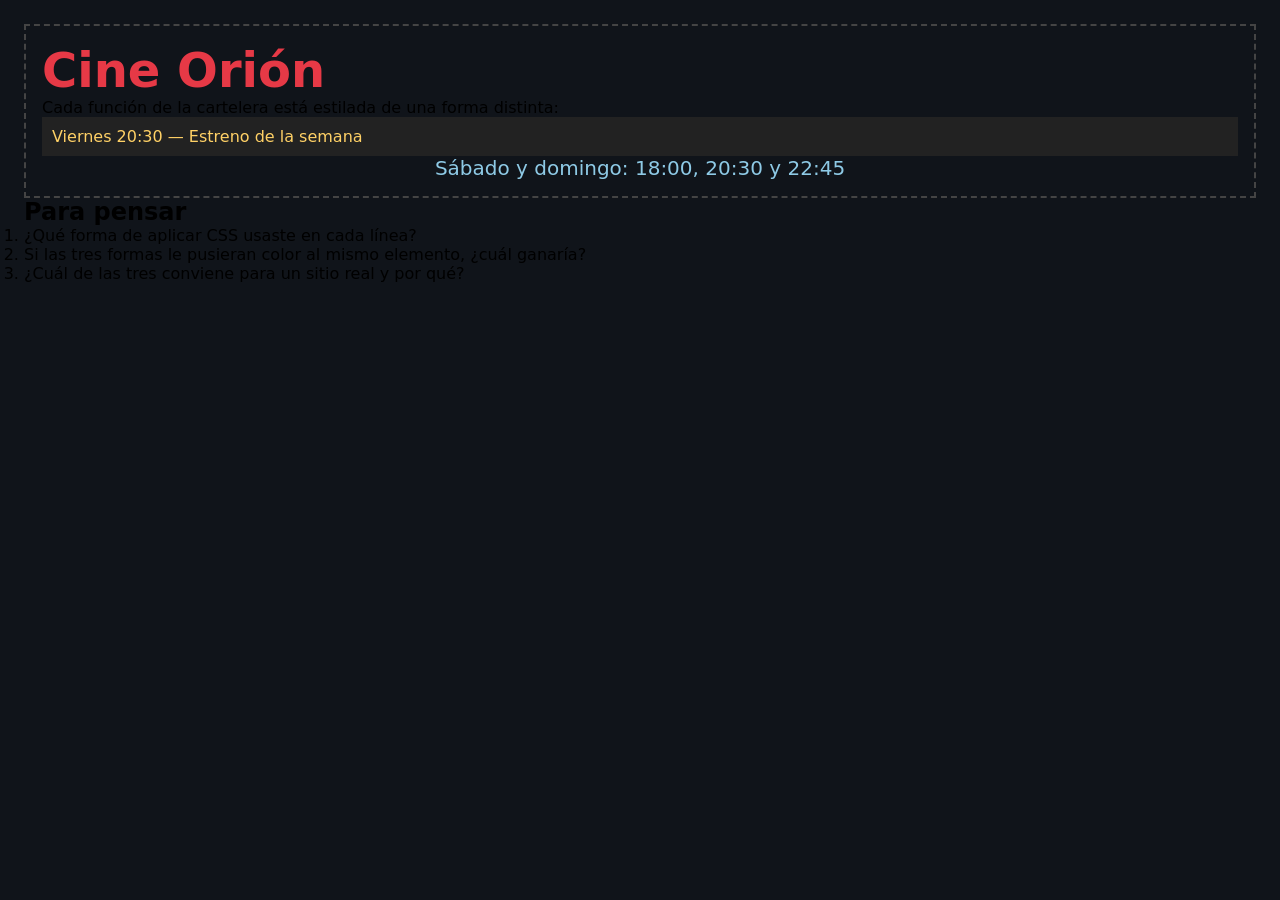
<file: 01-formas-de-aplicar-css/index.html>
<!DOCTYPE html>
<html lang="es">
  <head>
    <meta charset="UTF-8" />
    <meta name="viewport" content="width=device-width, initial-scale=1.0" />
    <title>Cine Orión — Cartelera</title>
    <link rel="stylesheet" href="./styles.css" />

    <!-- ============================================================
          ESTE ES EL ÚNICO EJERCICIO DE LA CARPETA DONDE SE EDITA
         EL HTML. Acá practicás el CSS INTERNO (etiqueta <style>).
         ============================================================ -->
    <style>
      /* TODO 2 — CSS interno
         Escribí una regla para la clase .funcion con:
         - background-color: #222
         - color: #ffd166
         - padding: 10px
      */
      .funcion{
        background-color: #222;
        color: #ffd166;
        padding: 10px;
      }
    </style>

  </head>
  <body>
    <header class="cartel">
      <!-- TODO 1 ✅ — CSS en línea
           Completá el atributo style de este h1 con:
           style="color: #e63946; font-size: 48px;"
      -->
      <h1 style="color: #e63946; font-size: 48px;">Cine Orión</h1>

      <p>Cada función de la cartelera está estilada de una forma distinta:</p>

      <!-- TODO 2 ✅— CSS interno: esta línea toma la regla del <style> de arriba -->
      <p class="funcion">Viernes 20:30 — Estreno de la semana</p>

      <!-- TODO 3 — CSS externo: esta línea se estila desde styles.css -->
      <p class="funcion-externa">Sábado y domingo: 18:00, 20:30 y 22:45</p>
    </header>

    <main class="para-pensar">
      <h2>Para pensar</h2>
      <ol>
        <li>¿Qué forma de aplicar CSS usaste en cada línea?</li>
        <li>Si las tres formas le pusieran color al mismo elemento, ¿cuál ganaría?</li>
        <li>¿Cuál de las tres conviene para un sitio real y por qué?</li>
      </ol>
    </main>
  </body>
</html>
</file>
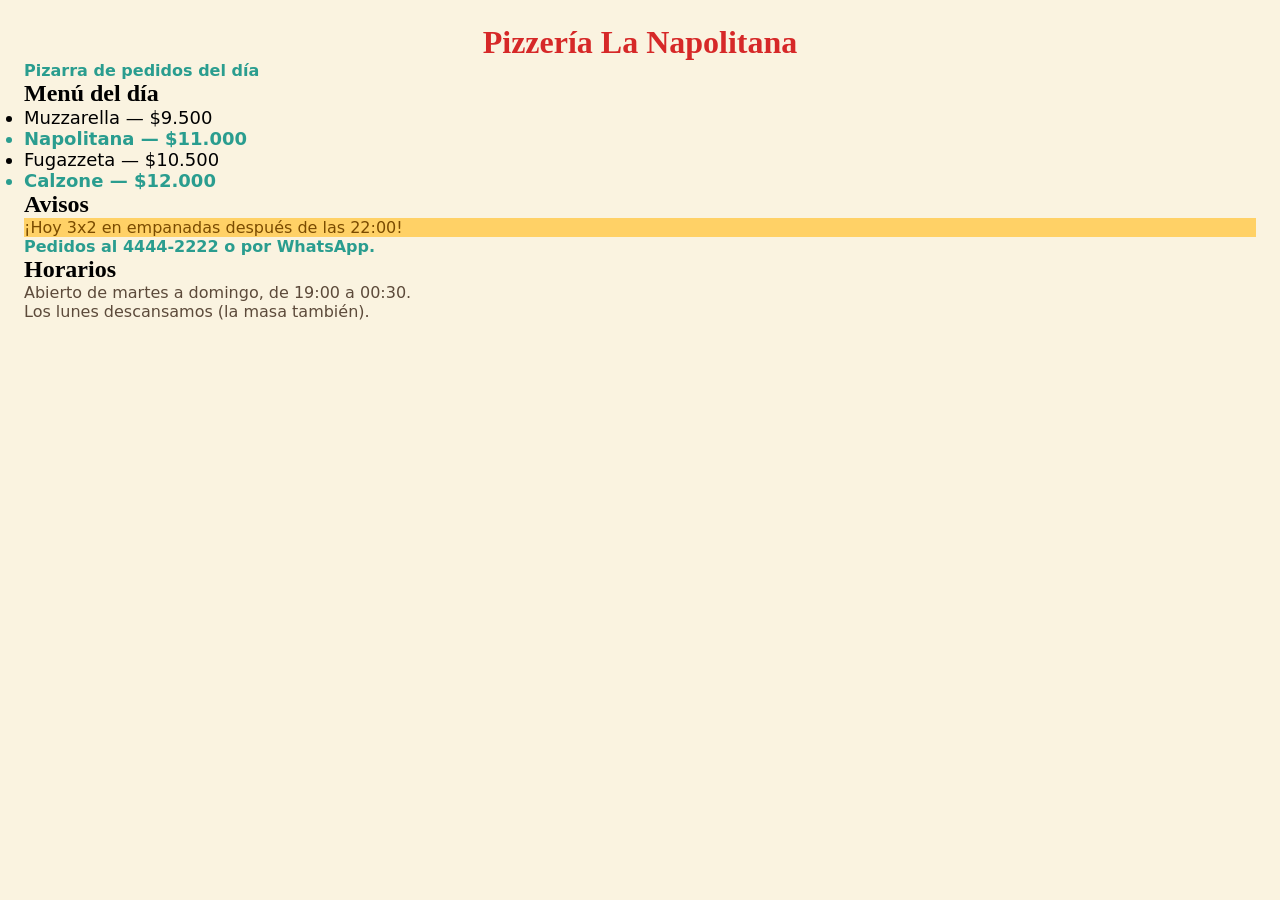
<file: 02-selectores-especificidad/index.html>
<!DOCTYPE html>
<html lang="es">
  <head>
    <meta charset="UTF-8" />
    <meta name="viewport" content="width=device-width, initial-scale=1.0" />
    <title>La Napolitana — Pizarra de pedidos</title>
    <link rel="stylesheet" href="styles.css" />
  </head>
  <body>
    <header>
      <h1 id="titulo-principal">Pizzería La Napolitana</h1>
      <p class="destacado">Pizarra de pedidos del día</p>
    </header>

    <main>
      <section class="menu">
        <h2>Menú del día</h2>
        <ul>
          <li>Muzzarella — $9.500</li>
          <li class="destacado">Napolitana — $11.000</li>
          <li>Fugazzeta — $10.500</li>
          <li class="destacado">Calzone — $12.000</li>
        </ul>
      </section>

      <section class="avisos">
        <h2>Avisos</h2>
        <p id="aviso">¡Hoy 3x2 en empanadas después de las 22:00!</p>
        <p class="destacado">Pedidos al 4444-2222 o por WhatsApp.</p>
      </section>

      <section class="horarios">
        <h2>Horarios</h2>
        <p>Abierto de martes a domingo, de 19:00 a 00:30.</p>
        <p>Los lunes descansamos (la masa también).</p>
      </section>
    </main>
  </body>
</html>
</file>
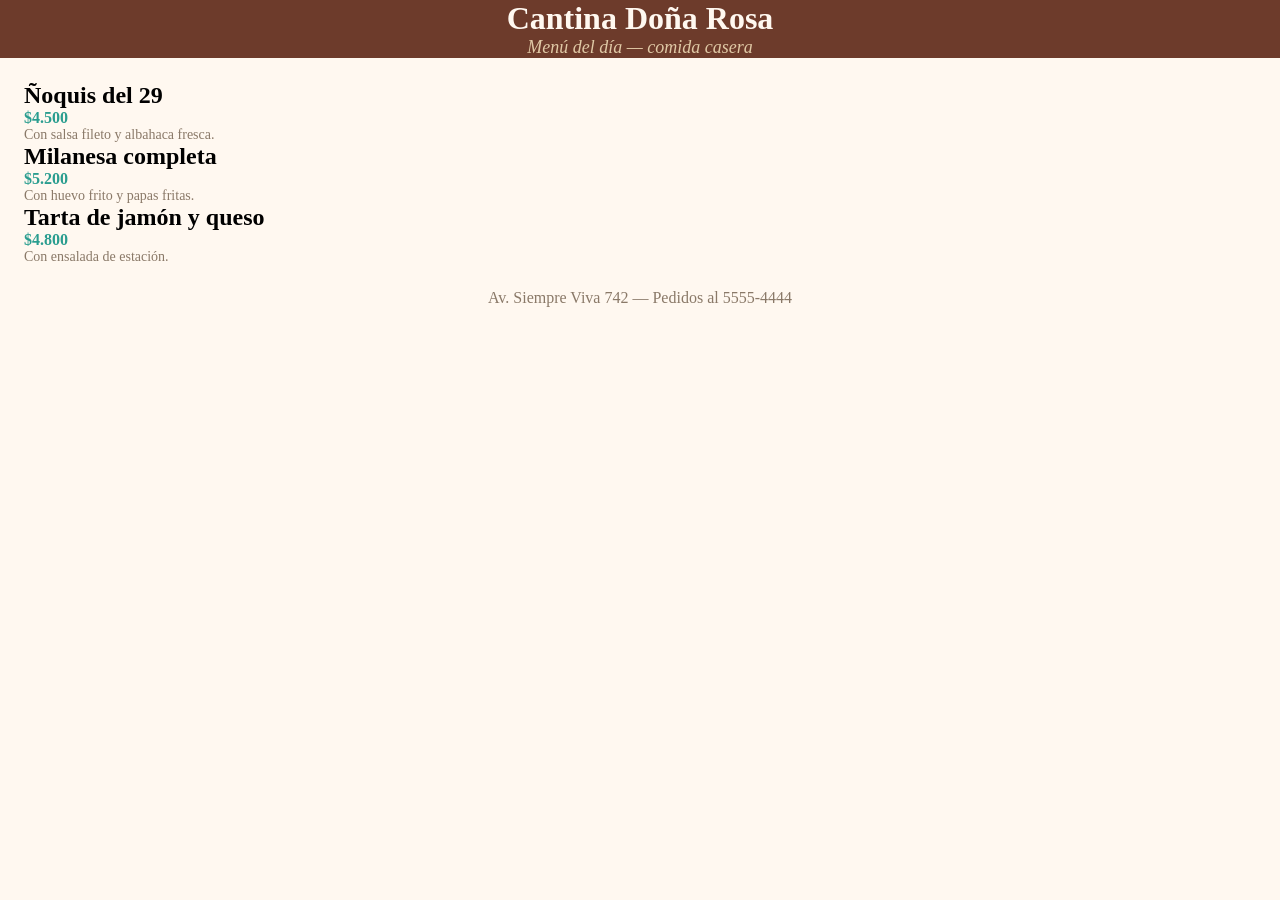
<file: 03-texto-y-colores/index.html>
<!DOCTYPE html>
<html lang="es">
  <head>
    <meta charset="UTF-8" />
    <meta name="viewport" content="width=device-width, initial-scale=1.0" />
    <title>Cantina Doña Rosa — Menú del día</title>
    <link rel="stylesheet" href="styles.css" />
  </head>
  <body>
    <header class="encabezado">
      <h1>Cantina Doña Rosa</h1>
      <p class="subtitulo">Menú del día — comida casera</p>
    </header>

    <main>
      <article class="plato">
        <h2>Ñoquis del 29</h2>
        <p class="precio">$4.500</p>
        <p class="descripcion">Con salsa fileto y albahaca fresca.</p>
      </article>

      <article class="plato">
        <h2>Milanesa completa</h2>
        <p class="precio">$5.200</p>
        <p class="descripcion">Con huevo frito y papas fritas.</p>
      </article>

      <article class="plato">
        <h2>Tarta de jamón y queso</h2>
        <p class="precio">$4.800</p>
        <p class="descripcion">Con ensalada de estación.</p>
      </article>
    </main>

    <footer class="pie">
      <p>Av. Siempre Viva 742 — Pedidos al 5555-4444</p>
    </footer>
  </body>
</html>
</file>
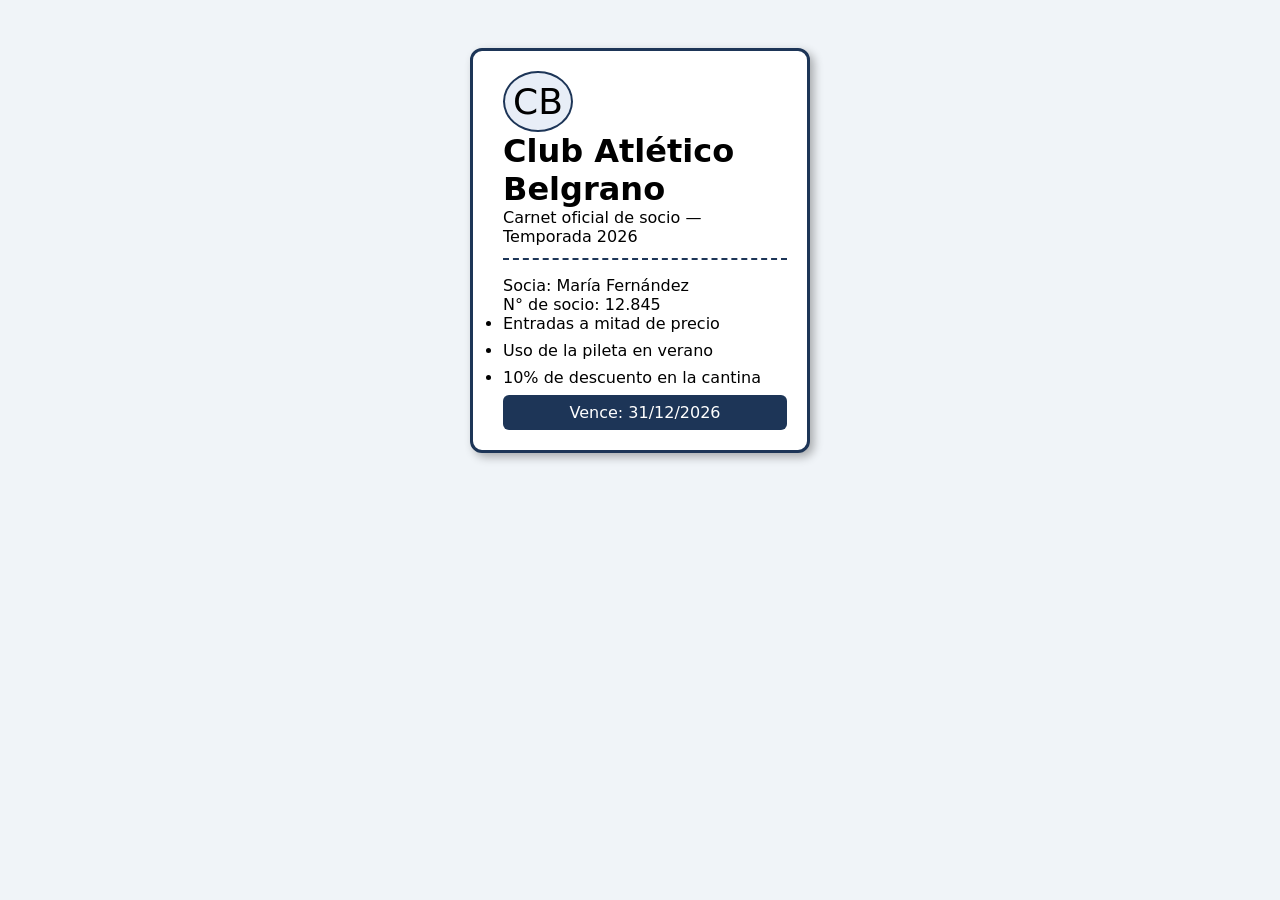
<file: 04-modelo-de-caja/index.html>
<!DOCTYPE html>
<html lang="es">
  <head>
    <meta charset="UTF-8" />
    <meta name="viewport" content="width=device-width, initial-scale=1.0" />
    <title>Club Atlético Belgrano — Carnet de socio</title>
    <link rel="stylesheet" href="styles.css" />
  </head>
  <body>
    <main class="carnet">
      <div class="fila-encabezado">
        <span class="escudo">CB</span>
        <div>
          <h1>Club Atlético Belgrano</h1>
          <p>Carnet oficial de socio — Temporada 2026</p>
        </div>
      </div>

      <div class="datos">
        <p class="nombre">Socia: María Fernández</p>
        <p class="numero">N° de socio: 12.845</p>
      </div>

      <ul class="beneficios">
        <li>Entradas a mitad de precio</li>
        <li>Uso de la pileta en verano</li>
        <li>10% de descuento en la cantina</li>
      </ul>

      <p class="vencimiento">Vence: 31/12/2026</p>
    </main>
  </body>
</html>
</file>
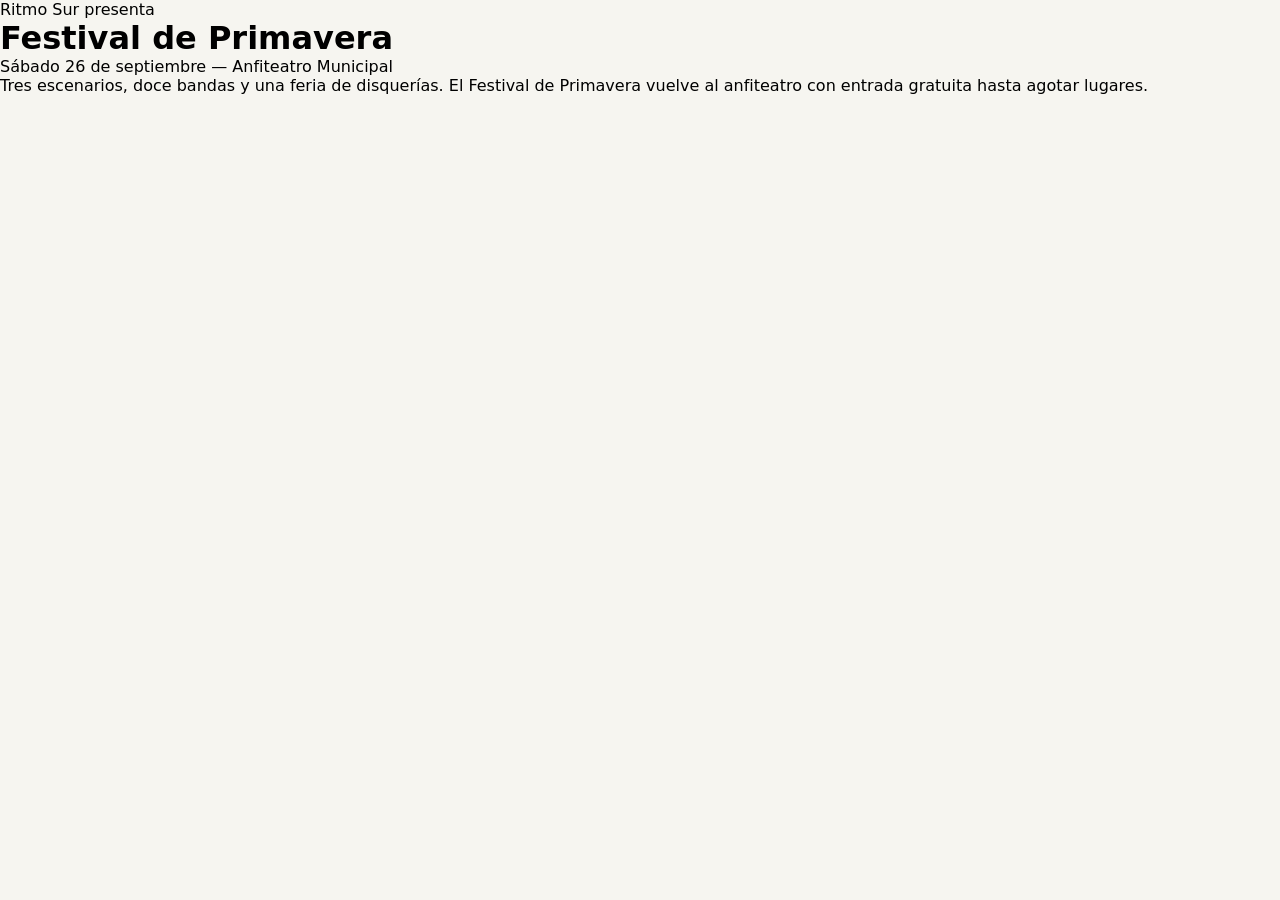
<file: 05-tamanos-y-unidades/index.html>
<!DOCTYPE html>
<html lang="es">
  <head>
    <meta charset="UTF-8" />
    <meta name="viewport" content="width=device-width, initial-scale=1.0" />
    <title>Ritmo Sur — Festival de Primavera</title>
    <link rel="stylesheet" href="styles.css" />
  </head>
  <body>
    <header class="banner">
      <p class="etiqueta">Ritmo Sur presenta</p>
      <h1>Festival de Primavera</h1>
      <p class="fecha">Sábado 26 de septiembre — Anfiteatro Municipal</p>
    </header>

    <main class="contenido">
      <p>
        Tres escenarios, doce bandas y una feria de disquerías. El Festival de
        Primavera vuelve al anfiteatro con entrada gratuita hasta agotar lugares.
      </p>

      <div class="poster"></div>
    </main>
  </body>
</html>
</file>
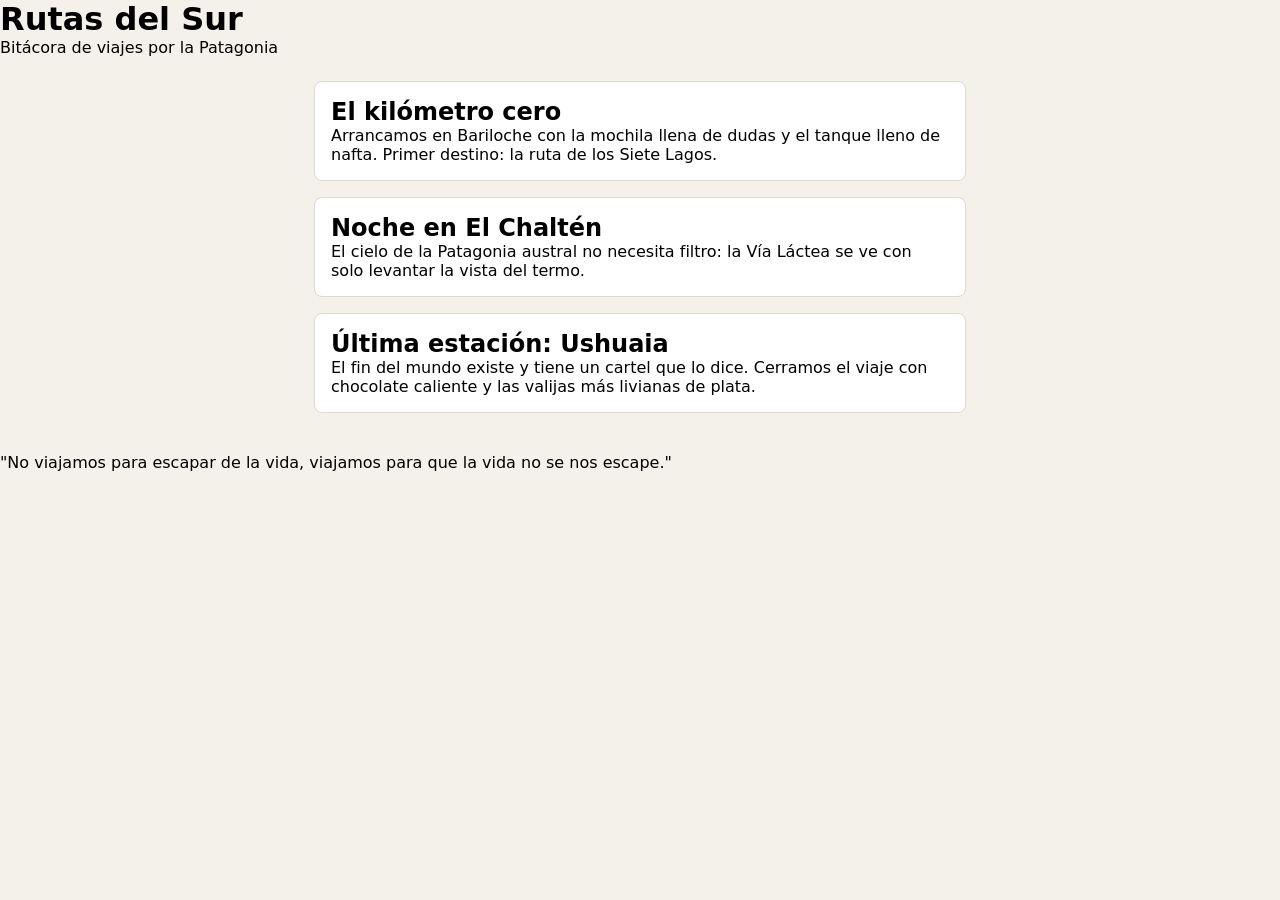
<file: 06-background/index.html>
<!DOCTYPE html>
<html lang="es">
  <head>
    <meta charset="UTF-8" />
    <meta name="viewport" content="width=device-width, initial-scale=1.0" />
    <title>Rutas del Sur — Bitácora de viajes</title>
    <link rel="stylesheet" href="styles.css" />
  </head>
  <body>
    <header class="hero">
      <h1>Rutas del Sur</h1>
      <p>Bitácora de viajes por la Patagonia</p>
    </header>

    <main>
      <article class="post">
        <h2>El kilómetro cero</h2>
        <p>
          Arrancamos en Bariloche con la mochila llena de dudas y el tanque
          lleno de nafta. Primer destino: la ruta de los Siete Lagos.
        </p>
      </article>

      <article class="post">
        <h2>Noche en El Chaltén</h2>
        <p>
          El cielo de la Patagonia austral no necesita filtro: la Vía Láctea
          se ve con solo levantar la vista del termo.
        </p>
      </article>

      <article class="post">
        <h2>Última estación: Ushuaia</h2>
        <p>
          El fin del mundo existe y tiene un cartel que lo dice. Cerramos el
          viaje con chocolate caliente y las valijas más livianas de plata.
        </p>
      </article>
    </main>

    <blockquote class="frase">
      "No viajamos para escapar de la vida, viajamos para que la vida no se
      nos escape."
    </blockquote>
  </body>
</html>
</file>
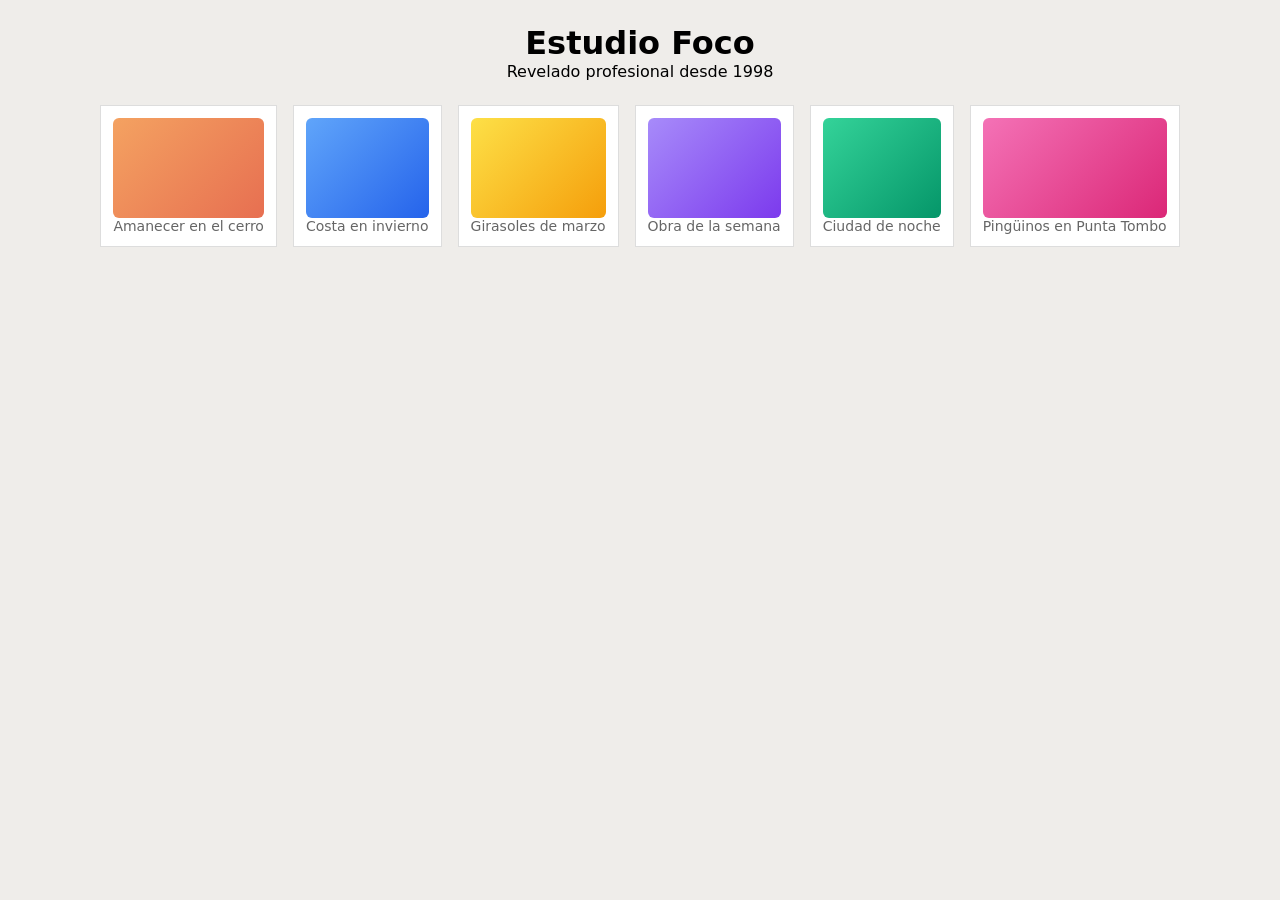
<file: 07-filtros-y-transformaciones/index.html>
<!DOCTYPE html>
<html lang="es">
  <head>
    <meta charset="UTF-8" />
    <meta name="viewport" content="width=device-width, initial-scale=1.0" />
    <title>Estudio Foco — Galería</title>
    <link rel="stylesheet" href="styles.css" />
  </head>
  <body>
    <header class="cabecera">
      <h1>Estudio Foco</h1>
      <p class="sello">Revelado profesional desde 1998</p>
    </header>

    <main class="galeria">
      <figure class="cuadro">
        <div class="foto"></div>
        <figcaption>Amanecer en el cerro</figcaption>
      </figure>

      <figure class="cuadro">
        <div class="foto"></div>
        <figcaption>Costa en invierno</figcaption>
      </figure>

      <figure class="cuadro">
        <div class="foto"></div>
        <figcaption>Girasoles de marzo</figcaption>
      </figure>

      <figure class="cuadro destacada">
        <div class="foto"></div>
        <figcaption>Obra de la semana</figcaption>
      </figure>

      <figure class="cuadro">
        <div class="foto"></div>
        <figcaption>Ciudad de noche</figcaption>
      </figure>

      <figure class="cuadro">
        <div class="foto"></div>
        <figcaption>Pingüinos en Punta Tombo</figcaption>
      </figure>
    </main>
  </body>
</html>
</file>
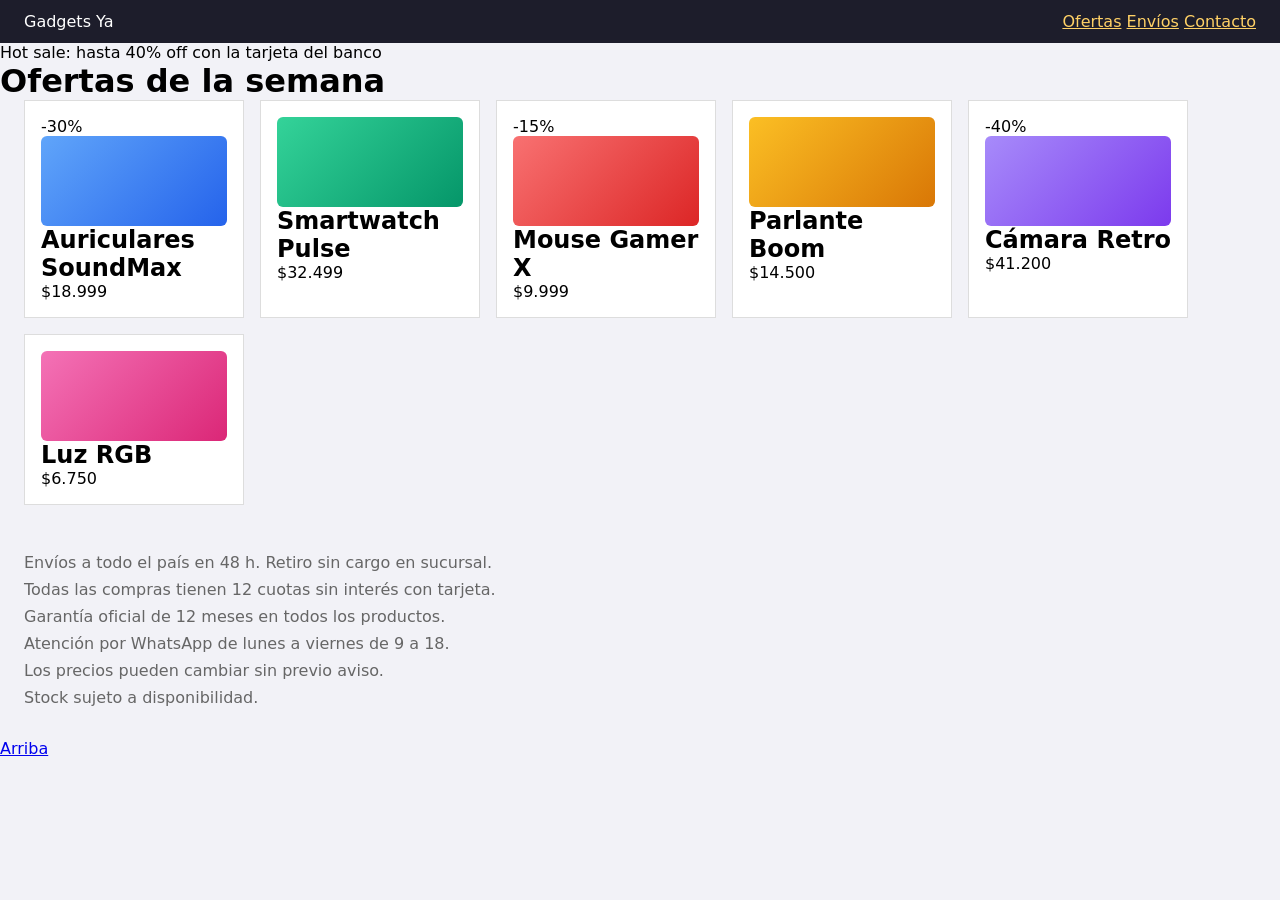
<file: 08-posicionamiento/index.html>
<!DOCTYPE html>
<html lang="es">
  <head>
    <meta charset="UTF-8" />
    <meta name="viewport" content="width=device-width, initial-scale=1.0" />
    <title>Gadgets Ya — Ofertas</title>
    <link rel="stylesheet" href="styles.css" />
  </head>
  <body>
    <header class="barra">
      <span class="logo"> Gadgets Ya</span>
      <nav class="links">
        <a href="#">Ofertas</a>
        <a href="#">Envíos</a>
        <a href="#">Contacto</a>
      </nav>
    </header>

    <nav class="indice">
      <p> Hot sale: hasta 40% off con la tarjeta del banco</p>
    </nav>

    <main>
      <h1>Ofertas de la semana</h1>

      <section class="productos">
        <article class="producto">
          <span class="etiqueta-oferta">-30%</span>
          <div class="foto"></div>
          <h2>Auriculares SoundMax</h2>
          <p class="precio">$18.999</p>
        </article>

        <article class="producto">
          <div class="foto"></div>
          <h2>Smartwatch Pulse</h2>
          <p class="precio">$32.499</p>
        </article>

        <article class="producto">
          <span class="etiqueta-oferta">-15%</span>
          <div class="foto"></div>
          <h2>Mouse Gamer X</h2>
          <p class="precio">$9.999</p>
        </article>

        <article class="producto">
          <div class="foto"></div>
          <h2>Parlante Boom</h2>
          <p class="precio">$14.500</p>
        </article>

        <article class="producto">
          <span class="etiqueta-oferta">-40%</span>
          <div class="foto"></div>
          <h2>Cámara Retro</h2>
          <p class="precio">$41.200</p>
        </article>

        <article class="producto">
          <div class="foto"></div>
          <h2>Luz RGB</h2>
          <p class="precio">$6.750</p>
        </article>
      </section>
    </main>

    <footer class="info">
      <p>Envíos a todo el país en 48 h. Retiro sin cargo en sucursal.</p>
      <p>Todas las compras tienen 12 cuotas sin interés con tarjeta.</p>
      <p>Garantía oficial de 12 meses en todos los productos.</p>
      <p>Atención por WhatsApp de lunes a viernes de 9 a 18.</p>
      <p>Los precios pueden cambiar sin previo aviso.</p>
      <p>Stock sujeto a disponibilidad.</p>
    </footer>

    <a class="subir" href="#">Arriba</a>
  </body>
</html>
</file>
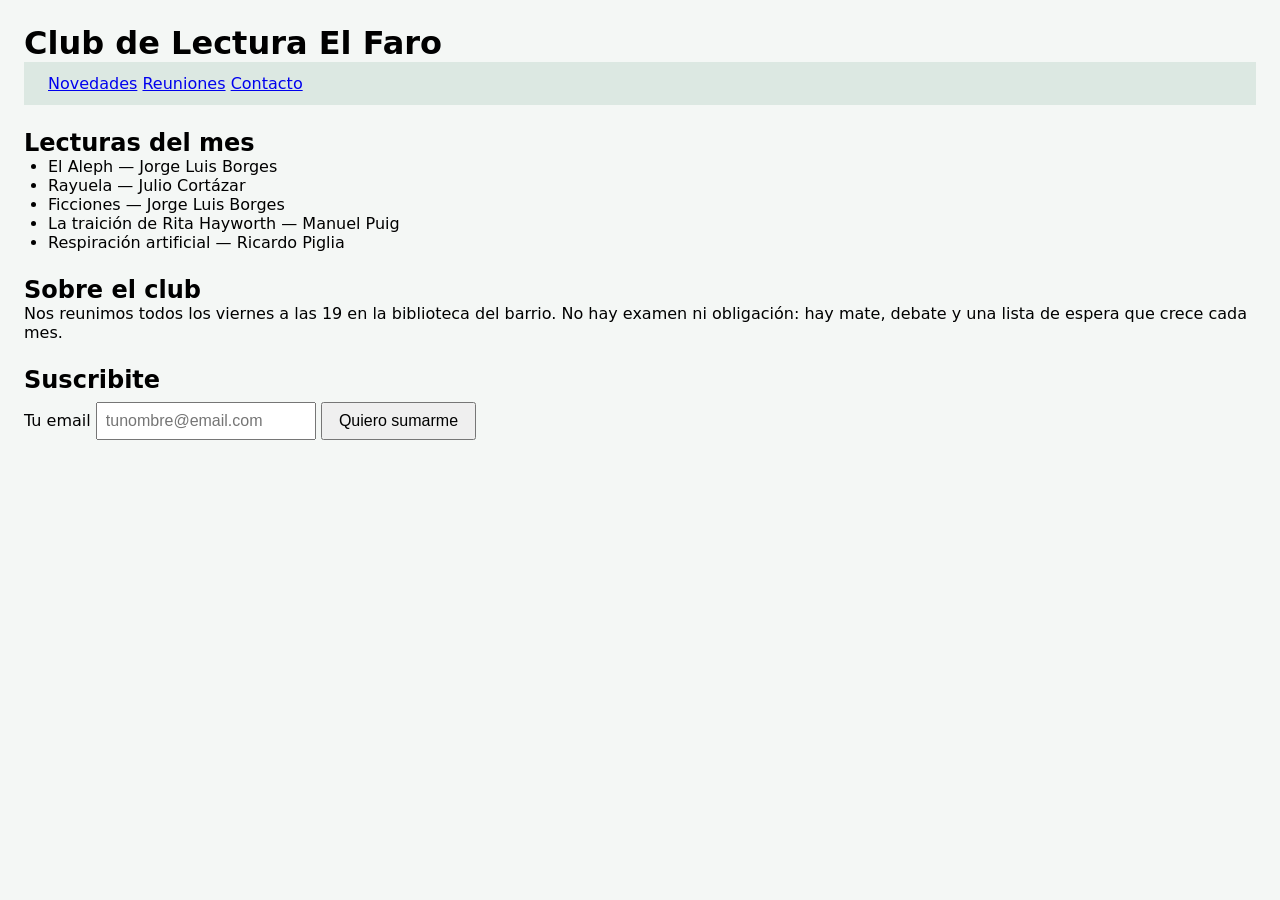
<file: 09-pseudoclases-pseudoelementos/index.html>
<!DOCTYPE html>
<html lang="es">
  <head>
    <meta charset="UTF-8" />
    <meta name="viewport" content="width=device-width, initial-scale=1.0" />
    <title>Club de Lectura El Faro</title>
    <link rel="stylesheet" href="styles.css" />
  </head>
  <body>
    <header>
      <h1>Club de Lectura El Faro</h1>
      <nav class="menu">
        <a href="#">Novedades</a>
        <a href="#">Reuniones</a>
        <a href="#">Contacto</a>
      </nav>
    </header>

    <main>
      <section class="libros">
        <h2>Lecturas del mes</h2>
        <ul class="lista">
          <li>El Aleph — Jorge Luis Borges</li>
          <li>Rayuela — Julio Cortázar</li>
          <li>Ficciones — Jorge Luis Borges</li>
          <li>La traición de Rita Hayworth — Manuel Puig</li>
          <li>Respiración artificial — Ricardo Piglia</li>
        </ul>
      </section>

      <section class="sobre">
        <h2>Sobre el club</h2>
        <p class="texto">
          Nos reunimos todos los viernes a las 19 en la biblioteca del barrio.
          No hay examen ni obligación: hay mate, debate y una lista de espera
          que crece cada mes.
        </p>
      </section>

      <section class="contacto">
        <h2>Suscribite</h2>
        <form>
          <label for="email">Tu email</label>
          <input type="email" id="email" placeholder="tunombre@email.com" />
          <button type="submit">Quiero sumarme</button>
        </form>
      </section>
    </main>
  </body>
</html>
</file>
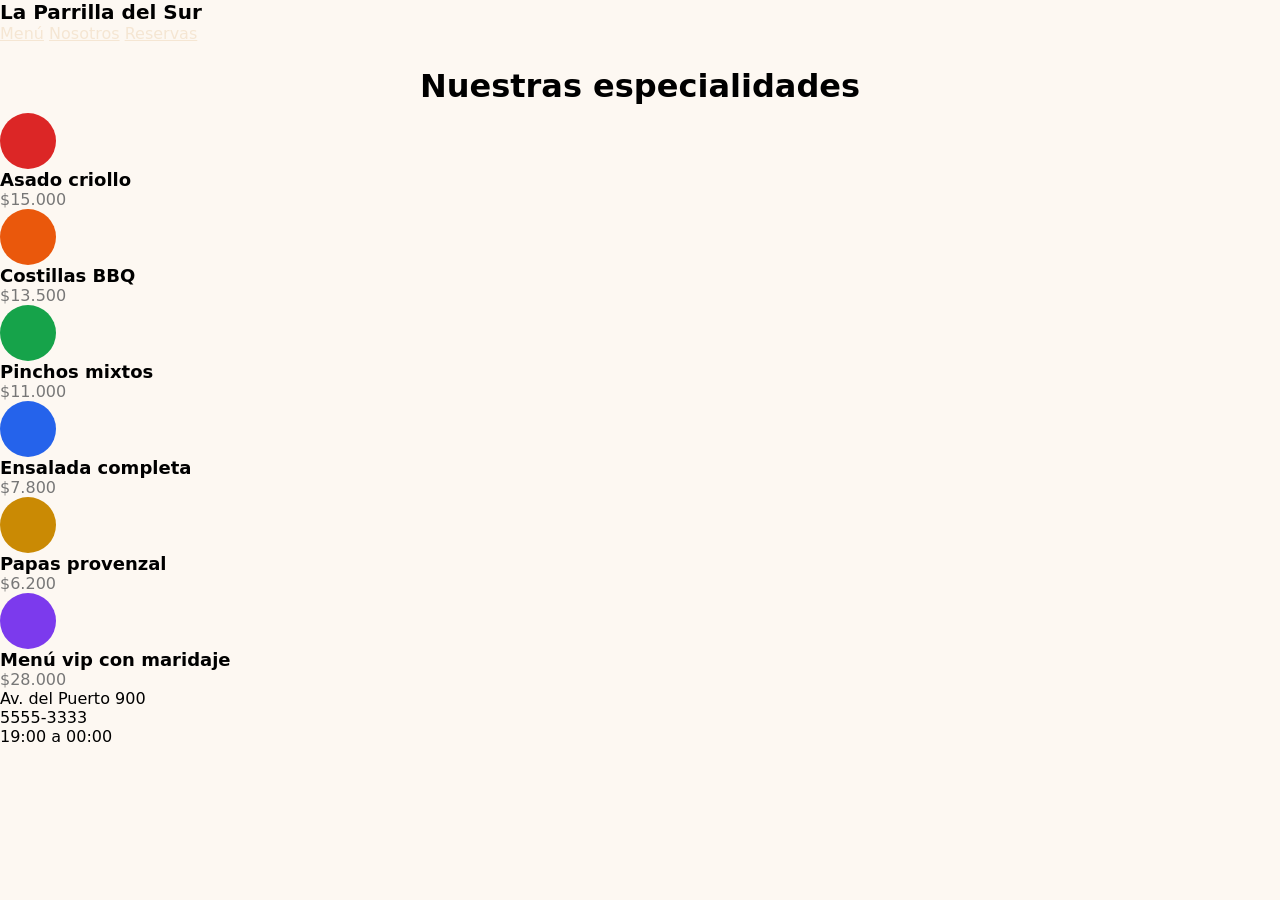
<file: 10-flexbox/index.html>
<!DOCTYPE html>
<html lang="es">
  <head>
    <meta charset="UTF-8" />
    <meta name="viewport" content="width=device-width, initial-scale=1.0" />
    <title>La Parrilla del Sur</title>
    <link rel="stylesheet" href="styles.css" />
  </head>
  <body>
    <header class="barra">
      <span class="logo"> La Parrilla del Sur</span>
      <nav class="links">
        <a href="#">Menú</a>
        <a href="#">Nosotros</a>
        <a href="#">Reservas</a>
      </nav>
    </header>

    <main>
      <h1 class="titulo">Nuestras especialidades</h1>

      <section class="platos">
        <article class="plato">
          <div class="emoji"></div>
          <h2>Asado criollo</h2>
          <p>$15.000</p>
        </article>

        <article class="plato">
          <div class="emoji"></div>
          <h2>Costillas BBQ</h2>
          <p>$13.500</p>
        </article>

        <article class="plato">
          <div class="emoji"></div>
          <h2>Pinchos mixtos</h2>
          <p>$11.000</p>
        </article>

        <article class="plato">
          <div class="emoji"></div>
          <h2>Ensalada completa</h2>
          <p>$7.800</p>
        </article>

        <article class="plato">
          <div class="emoji"></div>
          <h2>Papas provenzal</h2>
          <p>$6.200</p>
        </article>

        <article class="plato destacado">
          <div class="emoji"></div>
          <h2>Menú vip con maridaje</h2>
          <p>$28.000</p>
        </article>
      </section>
    </main>

    <footer class="pie">
      <p> Av. del Puerto 900</p>
      <p> 5555-3333</p>
      <p> 19:00 a 00:00</p>
    </footer>
  </body>
</html>
</file>
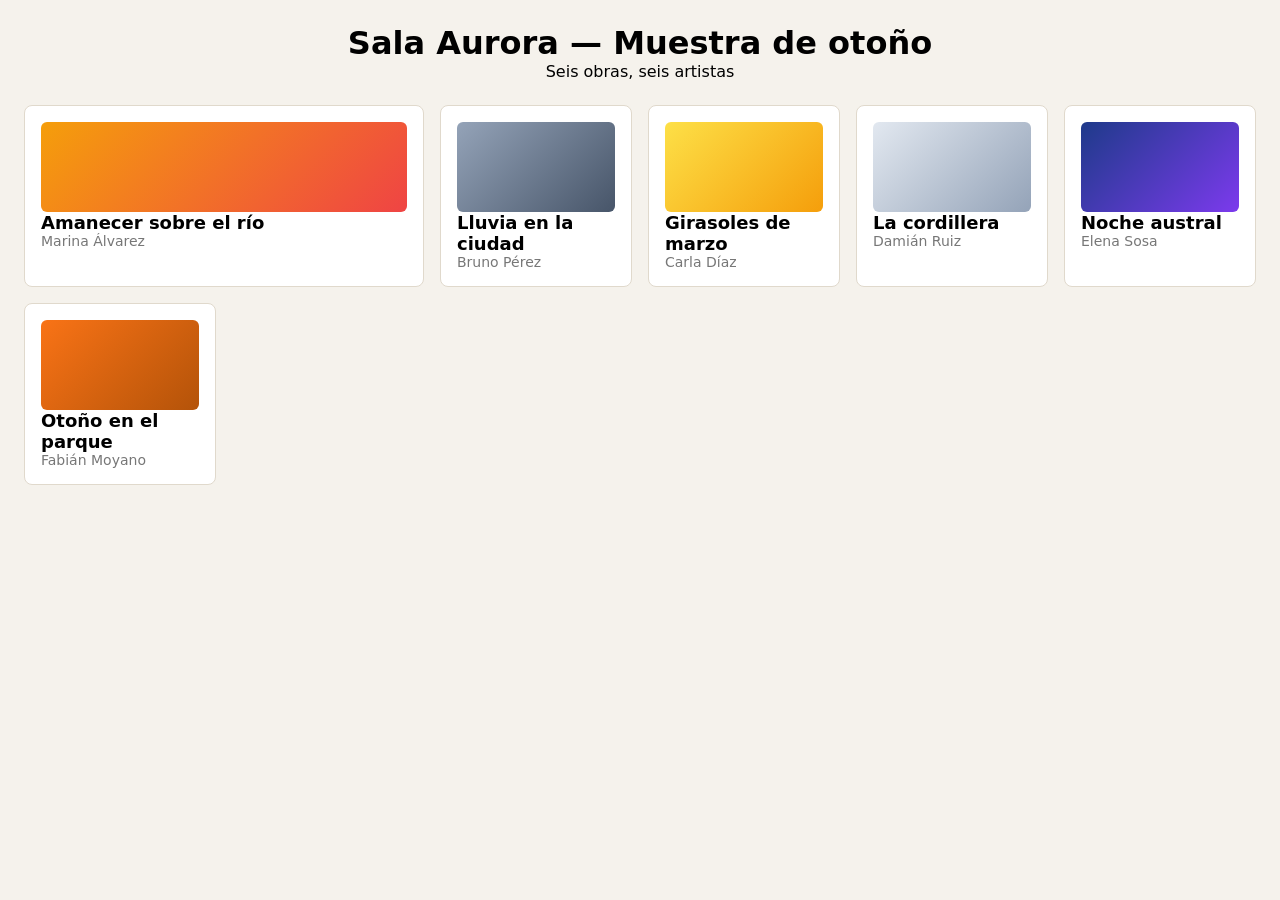
<file: 11-grid/index.html>
<!DOCTYPE html>
<html lang="es">
  <head>
    <meta charset="UTF-8" />
    <meta name="viewport" content="width=device-width, initial-scale=1.0" />
    <title>Sala Aurora — Muestra de otoño</title>
    <link rel="stylesheet" href="styles.css" />
  </head>
  <body>
    <header class="cabecera">
      <h1>Sala Aurora — Muestra de otoño</h1>
      <p>Seis obras, seis artistas</p>
    </header>

    <main class="galeria">
      <article class="obra destacada">
        <div class="lienzo"></div>
        <h2>Amanecer sobre el río</h2>
        <p>Marina Álvarez</p>
      </article>

      <article class="obra">
        <div class="lienzo"></div>
        <h2>Lluvia en la ciudad</h2>
        <p>Bruno Pérez</p>
      </article>

      <article class="obra">
        <div class="lienzo"></div>
        <h2>Girasoles de marzo</h2>
        <p>Carla Díaz</p>
      </article>

      <article class="obra">
        <div class="lienzo"></div>
        <h2>La cordillera</h2>
        <p>Damián Ruiz</p>
      </article>

      <article class="obra">
        <div class="lienzo"></div>
        <h2>Noche austral</h2>
        <p>Elena Sosa</p>
      </article>

      <article class="obra">
        <div class="lienzo"></div>
        <h2>Otoño en el parque</h2>
        <p>Fabián Moyano</p>
      </article>
    </main>
  </body>
</html>
</file>
<file: 01-formas-de-aplicar-css/styles.css>
/* ============================================================
    EJERCICIO 1 — FORMAS DE APLICAR CSS
   ============================================================
   El Cine Orión renovó la página y quiere que la cartelera se
   vea como corresponde. Vas a estilarla de las tres formas que
   existen:

   TODO 1  CSS EN LÍNEA  (en index.html, atributo style del h1)
   TODO 2  CSS INTERNO   (en index.html, etiqueta <style>)
   TODO 3  CSS EXTERNO   (acá, en este archivo)

    Es el único ejercicio donde también se edita el HTML.
   ============================================================ */

/* ─── Reset y base — ya está hecho, no lo modifiques ─── */
* {
  margin: 0;
  padding: 0;
  box-sizing: border-box;
}

body {
  font-family: system-ui, sans-serif;
  background-color: #10141a;
  padding: 24px;
}

.cartel {
  border: 2px dashed #444;
  padding: 16px;
}

/* ============================================================
   TODO 3 ✅ — CSS EXTERNO
   Este archivo está enlazado desde el <head> con la etiqueta
   <link>. Escribí una regla para la clase .funcion-externa con:
   - color: #8ecae6
   - font-size: 20px
   - text-align: center
   ============================================================ */

.funcion-externa{
  color: #8ecae6;
  font-size: 20px;
  text-align: center;
}
</file>
<file: 02-selectores-especificidad/styles.css>
/* ============================================================
    EJERCICIO 2 — SELECTORES Y ESPECIFICIDAD
   ============================================================
   La Pizzería La Napolitana dejó la pizarra de tiza y ahora
   tiene su menú en una web. El HTML ya está listo: tu trabajo
   es que cada parte se vea distinta usando el selector correcto.

   Teoría: sección 3 de teoria.md.
   ============================================================ */

/* ─── Reset y base — ya está hecho, no lo modifiques ───
   El selector universal * toca TODOS los elementos: es el que
   tiene la especificidad más baja de todas. */
* {
  margin: 0;
  padding: 0;
  box-sizing: border-box;
}

body {
  font-family: system-ui, sans-serif;
  background-color: #faf3e0;
  padding: 24px;
}

/* ============================================================
   TODO 1 ✅ — Selector de ETIQUETA
   Todos los <p> de la página deberían verse con:
   - color: #5c4a3a
   ============================================================ */

p {
   color: #5c4a3a;
}

/* ============================================================
   TODO 2 ✅ — Selector de CLASE
   Los párrafos (y listas) con clase .destacado deben tener:
   - color: #2a9d8f
   - font-weight: bold
   Pregunta: esta regla también usa `color`, igual que el
   TODO 1 ✅. ¿Quién gana y por qué?
   RESPUESTA: GANA TODO 2 POR ESPECIFICIDAD TIENE
   ============================================================ */

.destacado{
   color: #2a9d8f;
   font-weight: bold;
}

/* ============================================================
   TODO 3 ✅ — Selector de ID
   El título #titulo-principal:
   - color: #d62828
   - text-align: center
   El aviso #aviso:
   - background-color: #ffd166
   - color: #7a4b00
   ============================================================ */

#titulo-principal{
   color: #d62828;
   text-align: center;
}

#aviso{
   background-color: #ffd166;
   color: #7a4b00;
}

/* ============================================================
   TODO 4 ✅ — Selectores AGRUPADOS
   Con UNA sola regla (separando con coma), dale a h1 y h2:
   - font-family: Georgia, "Times New Roman", serif
   ============================================================ */
h1, h2{
font-family: Georgia, 'Times New Roman', serif;
}
/* ============================================================
   TODO 5 ✅ — Selectores ANIDADOS
   Solo los <li> que están DENTRO de .menu deben tener:
   - font-size: 18px
   Después probá escribir la regla solo con li (sin .menu) y
   mirá la página. ¿Cambió algo? ¿Por qué?
   RESPUESTA: En este caso no cambio nada, pero si tenes mas li
   que no sean en .menu los va a modificar.
   ============================================================ */
.menu li{
   font-size: 18px;
}
/* ============================================================
    DESAFÍO DE ESPECIFICIDAD — respondé antes de mirar el
   navegador. En la página hay varios <p>:
   1. ¿De qué color queda el <p> con clase .destacado? CELESTE
   2. ¿De qué color queda el <p> con id #aviso? MARRON
   3. ¿Y los <p> que no tienen clase ni id? MARRON OSCURO
   Escribí tu respuesta acá abajo, después abrí el navegador
   y verificá. ¿Coincidió con la cuenta de puntos de la teoría?
   ============================================================ */
</file>
<file: 03-texto-y-colores/styles.css>
/* ============================================================
    EJERCICIO 3 — TEXTO Y COLORES
   ============================================================
   La Cantina Doña Rosa necesita que su menú del día se vea
   cálido y fácil de leer. El HTML ya está listo: tu trabajo es
   darle color y tipografía a cada parte.

   Teoría: sección 4 (4.1 a 4.3) de teoria.md.
   ============================================================ */

/* ─── Reset y base — ya está hecho, no lo modifiques ─── */
* {
  margin: 0;
  padding: 0;
  box-sizing: border-box;
}

main {
  padding: 24px;
}

/* ============================================================
   TODO 1 ✅ — Base de la página
   Al body dale:
   - background-color: #fff8f0
   - font-family: Georgia, "Times New Roman", serif
   ============================================================ */

body {
   background-color: #fff8f0;
   font-family: Georgia, 'Times New Roman', serif;
}

/* ============================================================
   TODO 2 ✅ — Encabezado
   A .encabezado dale:
   - background-color: #6d3b2b
   - text-align: center
   A su h1 (selector anidado: .encabezado h1):
   - color: #fff8f0
   ============================================================ */

.encabezado {
   background-color: #6d3b2b;
   text-align: center;
}
.encabezado h1{
   color: #fff8f0;
}

/* ============================================================
   TODO 3 ✅ — Subtítulo
   A .subtitulo dale:
   - color: #e0c9a6
   - font-size: 18px
   Extra: probá también font-style: italic y mirá la diferencia.
   ============================================================ */

.subtitulo {
   color: #e0c9a6;
   font-size: 18px;
   font-style: italic;
}

/* ============================================================
   TODO 4 ✅ — Precios
   A .precio dale:
   - color: #2a9d8f
   - font-weight: bold
   ============================================================ */

.precio {
   color: #2a9d8f;
   font-weight: bold;
}

/* ============================================================
   TODO 5 ✅ — Descripciones
   A .descripcion dale:
   - color: #8a7968
   - font-size: 14px
   ============================================================ */

.descripcion {
   color: #8a7968;
   font-size: 14px;
}

/* ============================================================
   TODO 6 ✅ — Pie de página
   A .pie dale:
   - text-align: center
   - color: #8a7968
   ============================================================ */

.pie {
   text-align: center;
   color: #8a7968;
}

/* ============================================================
    PARA PENSAR
   Probá cambiar el font-family del body a system-ui, sans-serif.
   ¿Qué cambió en toda la página? 
   RESPUESTA: CAMBIO TODO EL TIPO DE TEXTO
   ¿Por qué una sola regla afectó a todos los textos?
   RESPUESTA: Porque esta todo dentro del body
   ============================================================ */

/* body {
   font-family: system-ui, sans-serif
} */
</file>
<file: 04-modelo-de-caja/styles.css>
/* ============================================================
    EJERCICIO 4 — MODELO DE CAJA
   ============================================================
   El Club Atlético Belgrano quiere digitalizar el carnet de
   sus socios. Cada elemento es una caja: contenido, padding,
   borde y margen. Tu trabajo es armar el carnet con esas capas.

   Teoría: sección 4.4 a 4.6 y sección 6 de teoria.md.
   ============================================================ */

/* ─── Reset y base — ya está hecho, no lo modifiques ─── */
* {
  margin: 0;
  padding: 0;
  box-sizing: border-box;
}

body {
  font-family: system-ui, sans-serif;
  background-color: #f0f4f8;
  padding: 24px;
}

/* ============================================================
   TODO 1 ✅ — El carnet
   A .carnet dale:
   - background-color: #ffffff
   - width: 340px
   - margin: 24px auto    el auto a los costados lo centra
   - padding: 20px
   - border: 3px solid #1d3557
   - border-radius: 12px
   ============================================================ */

.carnet {
   background-color: #fff;
   width: 340px;
   margin: 24px auto;
   padding: 20px 20px 20px 30px;
   border: 3px solid #1d3557;
   border-radius: 12px;
   box-shadow: 4px 4px 10px rgba(0, 0, 0, 0.3); 
   /* inset es sombra para adentro */ 
}

/* ============================================================
   TODO 2 ✅ — La sombra
   Sumale a .carnet (podés escribir otra regla .carnet o
   completar la anterior):
   - box-shadow: 4px 4px 10px rgba(0, 0, 0, 0.3)
   ============================================================ */

/* ============================================================
   TODO 3 ✅ — Fila del encabezado
   A .fila-encabezado dale:
   - margin-bottom: 16px
   - padding-bottom: 12px
   - border-bottom: 2px dashed #1d3557
   ============================================================ */

.fila-encabezado {
   margin-bottom: 16px;
   padding-bottom: 12px;
   border-bottom: 2px dashed #1d3557;
}

/* ============================================================
   TODO 4 ✅ — El escudo
   A .escudo dale:
   - font-size: 36px
   - background-color: #e8eef7
   - border: 2px solid #1d3557
   - border-radius: 50%    el círculo perfecto
   - padding: 8px
   ============================================================ */

.escudo {
   display: inline-block;
   font-size: 36px;
   background-color: #e8eef7;
   border: 2px solid #1d3557;
   border-radius: 50%;
   padding: 8px;
}

/* ============================================================
   TODO 5 ✅ — Beneficios
   A .beneficios li dale:
   - margin-bottom: 8px
   ============================================================ */

.beneficios li {
   margin-bottom: 8px;
}

/* ============================================================
   TODO 6 ✅ — Vencimiento
   A .vencimiento dale:
   - background-color: #1d3557
   - color: #ffffff
   - text-align: center
   - padding: 8px
   - border-radius: 6px
   ============================================================ */

.vencimiento {
   background-color: #1d3557;
   color: #fff;
   text-align: center;
   padding: 8px;
   border-radius: 6px;
}

/* ============================================================
    EXPERIMENTO DE BOX-SIZING
   El reset usa box-sizing: border-box: el width incluye el
   padding y el borde. Probá cambiar el padding de .carnet de
   20px a 40px: ¿el carnet crece o sigue midiendo 340px?
   Después sacá el box-sizing del reset y probá de nuevo.
   ¿Qué pasó ahora?
   RESPUESTA: CAMBIA EN AMBOS CASOS
   ============================================================ */
</file>
<file: 05-tamanos-y-unidades/styles.css>
/* ============================================================
    EJERCICIO 5 — TAMAÑOS Y UNIDADES
   ============================================================
   La productora Ritmo Sur quiere el banner de su festival.
   Acá no alcanza con poner números: hay que elegir la unidad
   correcta (px, %, em, rem, vw, vh) para que el diseño se
   acomode a cualquier pantalla.

   Teoría: sección 4.6 (Ancho y Alto) de teoria.md.
   ============================================================ */

/* ─── Reset y base — ya está hecho, no lo modifiques ─── */
* {
  margin: 0;
  padding: 0;
  box-sizing: border-box;
}

body {
  font-family: system-ui, sans-serif;
  background-color: #f6f5f0;
}

/* ============================================================
   TODO 1 — El banner
   A .banner dale:
   - width: 100%
   - height: 40vh           40% de la altura de la ventana
   - background-color: #22223b
   - color: #f2e9e4
   - text-align: center
   Probá después cambiar 40vh por 400px y achicar la ventana:
   ¿cuál de los dos se adapta mejor?
   ============================================================ */

/* ============================================================
   TODO 2 — Título del festival
   A .banner h1 dale:
   - font-size: 4rem
   rem es relativo al tamaño de fuente del html. Probá cambiar
   4rem por 4vw y mover el ancho de la ventana. ¿Qué diferencia
   hay entre rem y vw?
   ============================================================ */

/* ============================================================
   TODO 3 — Contenido centrado
   A .contenido dale:
   - max-width: 700px
   - margin: 0 auto         arriba/abajo 0, izq/der auto (centra)
   - padding: 24px
   Achicá la ventana: ¿por qué max-width en vez de width?
   ============================================================ */

/* ============================================================
   TODO 4 — Etiqueta
   A .etiqueta dale:
   - font-size: 1.5em
   em es relativo al tamaño de fuente del ELEMENTO PADRE.
   Cambiale el font-size al .banner y mirá cómo se mueve solo.
   ============================================================ */

/* ============================================================
   TODO 5 — El póster
   A .poster dale:
   - font-size: 80px
   - text-align: center
   - min-height: 160px
   - max-width: 300px
   - margin: 24px auto
   - background-color: #e8e2d9
   ============================================================ */

/* ============================================================
    PARA PENSAR
   En tu equipo todo puede verse bien, pero ¿cómo verificarías
   que el banner también se ve bien en un celular?
   ============================================================ */
</file>
<file: 06-background/styles.css>
/* ============================================================
    EJERCICIO 6 — BACKGROUND
   ============================================================
   El blog de viajes "Rutas del Sur" necesita una portada con
   personalidad: una imagen de fondo en el encabezado y una
   franja con gradiente para la frase del cierre.

   Nota: la imagen se carga desde internet (picsum.photos).
   Si no tenés conexión, reemplazá la url() por un gradiente:
   linear-gradient(#23423d, #4a7c6f)

   Teoría: sección 4.7 de teoria.md.
   ============================================================ */

/* ─── Reset y base — ya está hecho, no lo modifiques ─── */
* {
  margin: 0;
  padding: 0;
  box-sizing: border-box;
}

body {
  font-family: system-ui, sans-serif;
  background-color: #f4f1ea;
}

main {
  max-width: 700px;
  margin: 0 auto;
  padding: 24px;
}

.post {
  background-color: #ffffff;
  border: 1px solid #e0d9cc;
  border-radius: 8px;
  padding: 16px;
  margin-bottom: 16px;
}

/* ============================================================
   TODO 1 — El hero con imagen de fondo
   A .hero dale:
   - height: 320px
   - background-color: #23423d       color de respaldo
   - background-image: url("https://picsum.photos/1200/500")
   - background-size: cover
   - background-position: center
   - background-repeat: no-repeat
   Si la imagen tarda en cargar, ¿para qué sirve el
   background-color de respaldo?
   ============================================================ */

/* ============================================================
   TODO 2 — Texto del hero
   A .hero dale también:
   - color: #ffffff
   - text-align: center
   ¿El texto se lee bien sobre la imagen? Probá cambiar el
   background-size a contain y mirá la diferencia con cover.
   ============================================================ */

/* ============================================================
   TODO 3 — Frase con gradiente
   A .frase dale:
   - background: linear-gradient(90deg, #0d3b66, #1d7a8c)
   - color: #ffffff
   - padding: 24px
   - text-align: center
   Un gradiente es una "imagen" que genera CSS: por eso va en
   background-image (o en el shorthand background).
   ============================================================ */

/* ============================================================
   TODO 4 — Experimento con attachment
   Sumale a .hero:
   - background-attachment: fixed
   Scrolleá la página: ¿qué le pasa a la imagen del hero?
   ============================================================ */
</file>
<file: 07-filtros-y-transformaciones/styles.css>
/* ============================================================
    EJERCICIO 7 — FILTROS Y TRANSFORMACIONES
   ============================================================
   El Estudio Foco armó la galería de su sitio y quiere que
   las fotos se vean "en blanco y negro" hasta que el visitante
   pase el mouse por encima, más algunos detalles de diseño.

   Teoría: sección 5 de teoria.md.
   ============================================================ */

/* ─── Reset y base — ya está hecho, no lo modifiques ───
   (La transition que ves en .cuadro hace que el hover sea
   suave. La estudiamos en el ejercicio 13: por ahora dejala.) */
* {
  margin: 0;
  padding: 0;
  box-sizing: border-box;
}

body {
  font-family: system-ui, sans-serif;
  background-color: #efedea;
}

.cabecera {
  padding: 24px;
  text-align: center;
}

.galeria {
  display: flex;
  flex-wrap: wrap;
  justify-content: center;
  gap: 16px;
  padding: 0 24px 24px;
}

.cuadro {
  background-color: #ffffff;
  border: 1px solid #ddd;
  padding: 12px;
  transition: transform 0.3s ease;
}

.foto {
  height: 100px;
  border-radius: 6px;
}

/* Cada cuadro tiene su propio color de fondo. */
.cuadro:nth-child(1) .foto { background: linear-gradient(135deg, #f4a261, #e76f51); }
.cuadro:nth-child(2) .foto { background: linear-gradient(135deg, #60a5fa, #2563eb); }
.cuadro:nth-child(3) .foto { background: linear-gradient(135deg, #fde047, #f59e0b); }
.cuadro:nth-child(4) .foto { background: linear-gradient(135deg, #a78bfa, #7c3aed); }
.cuadro:nth-child(5) .foto { background: linear-gradient(135deg, #34d399, #059669); }
.cuadro:nth-child(6) .foto { background: linear-gradient(135deg, #f472b6, #db2777); }

figcaption {
  text-align: center;
  font-size: 14px;
  color: #666;
}

/* ============================================================
   TODO 1 — Fotos en blanco y negro
   A .foto dale:
   - filter: grayscale(100%)
   ============================================================ */

/* ============================================================
   TODO 2 — Color al pasar el mouse
   Con selector anidado + pseudoclase: .cuadro:hover .foto
   - filter: none
   Pasá el mouse por los cuadros: cada foto recupera el color.
   ============================================================ */

/* ============================================================
   TODO 3 — El cuadro crece
   A .cuadro:hover sumale:
   - transform: scale(1.05)
   (La transition del base hace el resto: suavidad.)
   ============================================================ */

/* ============================================================
   TODO 4 — El sello inclinado
   A .sello dale:
   - transform: rotate(-4deg)
   ============================================================ */

/* ============================================================
   TODO 5 — La obra destacada
   A .destacada .foto dale:
   - filter: saturate(200%) brightness(1.1)
   Fijate: se pueden combinar varios filtros en una sola línea.
   ============================================================ */

/* ============================================================
    PARA EXPERIMENTAR
   Probá sobre .foto: blur(3px), sepia(80%), hue-rotate(90deg)
   y el transform translate(10px, -5px). ¿Qué hace cada uno?
   ============================================================ */
</file>
<file: 08-posicionamiento/styles.css>
/* ============================================================
    EJERCICIO 8 — POSICIONAMIENTO
   ============================================================
   Gadgets Ya quiere una barra fija arriba, un cartel pegajoso
   de ofertas, etiquetas de descuento flotando sobre cada
   producto y un botón para volver arriba. Todo eso es
   position.

   Teoría: sección 7 de teoria.md.
   ============================================================ */

/* ─── Reset y base — ya está hecho, no lo modifiques ───
   (El display: flex lo vas a entender en el ejercicio 10.
   Por ahora es decoración: no lo toques.) */
* {
  margin: 0;
  padding: 0;
  box-sizing: border-box;
}

body {
  font-family: system-ui, sans-serif;
  background-color: #f2f2f7;
}

.barra {
  display: flex;
  justify-content: space-between;
  align-items: center;
  padding: 12px 24px;
  background-color: #1d1d2b;
  color: #ffffff;
}

.barra a {
  color: #ffd166;
}

.productos {
  display: flex;
  flex-wrap: wrap;
  gap: 16px;
  padding: 0 24px 24px;
}

.producto {
  width: 220px;
  background-color: #ffffff;
  border: 1px solid #ddd;
  padding: 16px;
}

.foto {
  height: 90px;
  border-radius: 6px;
}

.producto:nth-child(1) .foto { background: linear-gradient(135deg, #60a5fa, #2563eb); }
.producto:nth-child(2) .foto { background: linear-gradient(135deg, #34d399, #059669); }
.producto:nth-child(3) .foto { background: linear-gradient(135deg, #f87171, #dc2626); }
.producto:nth-child(4) .foto { background: linear-gradient(135deg, #fbbf24, #d97706); }
.producto:nth-child(5) .foto { background: linear-gradient(135deg, #a78bfa, #7c3aed); }
.producto:nth-child(6) .foto { background: linear-gradient(135deg, #f472b6, #db2777); }

.info {
  padding: 24px;
  color: #666;
}

.info p {
  margin-bottom: 8px;
}

/* ============================================================
   TODO 1 — Barra fija
   A .barra sumale:
   - position: fixed
   - top: 0
   - left: 0
   - width: 100%
   Mirá la página: la barra queda fija, pero ¿qué pasa con el
   contenido que quedó escondido detrás de ella?
   ============================================================ */

/* ============================================================
   TODO 2 — Compensar la barra
   Al body sumale:
   - padding-top: 64px
   Un elemento fixed sale del flujo normal: hay que hacerle
   lugar a mano.
   ============================================================ */

/* ============================================================
   TODO 3 — El índice pegajoso
   A .indice dale:
   - position: sticky
   - top: 64px
   - background-color: #ffd166
   - padding: 8px 24px
   Scrolleá: se comporta como relative hasta que toca el tope,
   y ahí se queda pegado (debajo de la barra).
   ============================================================ */

/* ============================================================
   TODO 4 — Ancla para la etiqueta
   A .producto sumale:
   - position: relative
   No se mueve de lugar: sirve de REFERENCIA para el hijo con
   position: absolute del TODO 5.
   ============================================================ */

/* ============================================================
   TODO 5 — Etiqueta de oferta flotante
   A .etiqueta-oferta dale:
   - position: absolute
   - top: 8px
   - right: 8px
   - background-color: #e63946
   - color: #ffffff
   - padding: 4px 8px
   - border-radius: 4px
   Queda DENTRO del producto pero SIN ocupar lugar en el flujo.
   Probá: si le sacás el position: relative a .producto
   (TODO 4), ¿respecto de quién se posiciona la etiqueta?
   ============================================================ */

/* ============================================================
   TODO 6 — Botón volver arriba
   A .subir dale:
   - position: fixed
   - bottom: 16px
   - right: 16px
   - background-color: #1d1d2b
   - color: #ffffff
   - padding: 10px 14px
   - border-radius: 24px
   - z-index: 10
   Scrolleá y fijate qué pasa si dos elementos posicionados se
   superponen: ¿quién queda arriba? ¿Qué controla el z-index?
   ============================================================ */
</file>
<file: 09-pseudoclases-pseudoelementos/styles.css>
/* ============================================================
    EJERCICIO 9 — PSEUDOCLASES Y PSEUDOELEMENTOS
   ============================================================
   El Club de Lectura El Faro quiere que su página responda al
   visitante: links que reaccionan al mouse, una lista con
   efecto cebra, un input que avisa cuando está activo y
   detalles de estilo sin tocar el HTML.

   Teoría: sección 8 de teoria.md.
   ============================================================ */

/* ─── Reset y base — ya está hecho, no lo modifiques ─── */
* {
  margin: 0;
  padding: 0;
  box-sizing: border-box;
}

body {
  font-family: system-ui, sans-serif;
  background-color: #f4f7f5;
}

header {
  padding: 24px 24px 0;
}

.menu {
  padding: 12px 24px;
  background-color: #dce8e2;
}

main {
  padding: 0 24px 24px;
}

section {
  margin-top: 24px;
}

.lista {
  padding-left: 24px;
}

form {
  margin-top: 8px;
}

input {
  padding: 8px;
  font-size: 16px;
}

button {
  padding: 8px 16px;
  font-size: 16px;
}

/* ============================================================
   TODO 1 — Link bajo el mouse
   Con la pseudoclase :hover:
   .menu a:hover
   - color: #0d6e4f
   - font-weight: bold
   ============================================================ */

/* ============================================================
   TODO 2 — Efecto cebra
   Las posiciones pares de la lista (sin tocar el HTML):
   .lista li:nth-child(even)
   - background-color: #dce8e2
   ============================================================ */

/* ============================================================
   TODO 3 — Hover sobre la lista
   .lista li:hover
   - background-color: #b8d8c4
   Pregunta: al pasar el mouse sobre un item par, ¿gana la
   cebra (TODO 2) o el hover (TODO 3)? ¿De qué depende?
   ============================================================ */

/* ============================================================
   TODO 4 — La más votada
   El último item de la lista:
   .lista li:last-child
   - font-weight: bold
   ============================================================ */

/* ============================================================
   TODO 5 — Input activo
   Cuando el input recibe el foco (hacé clic adentro):
   input:focus
   - border: 2px solid #0d6e4f
   - background-color: #fffbe6
   ============================================================ */

/* ============================================================
   TODO 6 — Botón reactivo
   button:hover
   - background-color: #0d6e4f
   - color: #ffffff
   ============================================================ */

/* ============================================================
   TODO 7 — Marca antes de cada libro
   Los pseudoelementos insertan contenido desde el CSS.
   .lista li::before
   - content: "» "
   Ojo: content SOLO funciona en ::before y ::after.
   ============================================================ */

/* ============================================================
   TODO 8 — Capital del párrafo
   .texto::first-letter
   - font-size: 3em
   - color: #0d6e4f
   - font-weight: bold
   ============================================================ */

/* ============================================================
   TODO 9 — Texto después de cada link
   .menu a::after
   - content: " (link)"
   ============================================================ */

/* ============================================================
    PARA PENSAR
   ¿Cuál es la diferencia entre una pseudoclase (un solo :)
   y un pseudoelemento (dos :)? Poné un ejemplo de cada una
   que hayas usado en este ejercicio.
   ============================================================ */
</file>
<file: 10-flexbox/styles.css>
/* ============================================================
    EJERCICIO 10 — FLEXBOX
   ============================================================
   La Parrilla del Sur necesita: una barra con logo a la
   izquierda y links a la derecha, una fila de platos que se
   acomoden solos, y un pie con los datos repartidos.
   Todo eso es Flexbox.

   Teoría: sección 9 de teoria.md.
   ============================================================ */

/* ─── Reset y base — ya está hecho, no lo modifiques ─── */
* {
  margin: 0;
  padding: 0;
  box-sizing: border-box;
}

body {
  font-family: system-ui, sans-serif;
  background-color: #fdf8f2;
}

.logo {
  font-weight: bold;
  font-size: 20px;
}

.barra a {
  color: #f5e6d3;
}

.titulo {
  text-align: center;
  padding: 24px 0 8px;
}

.emoji {
  width: 56px;
  height: 56px;
  border-radius: 50%;
}

.plato:nth-child(1) .emoji { background-color: #dc2626; }
.plato:nth-child(2) .emoji { background-color: #ea580c; }
.plato:nth-child(3) .emoji { background-color: #16a34a; }
.plato:nth-child(4) .emoji { background-color: #2563eb; }
.plato:nth-child(5) .emoji { background-color: #ca8a04; }
.plato:nth-child(6) .emoji { background-color: #7c3aed; }

.plato h2 {
  font-size: 18px;
}

.plato p {
  color: #777;
}

/* ============================================================
   TODO 1 — La barra
   A .barra dale:
   - display: flex
   - justify-content: space-between   logo de un lado, links del otro
   - align-items: center
   - padding: 12px 24px
   - background-color: #292018
   - color: #f5e6d3
   ============================================================ */

/* ============================================================
   TODO 2 — Los links
   A .links dale:
   - display: flex
   - gap: 16px
   ============================================================ */

/* ============================================================
   TODO 3 — La fila de platos
   A .platos dale:
   - display: flex
   - flex-wrap: wrap         si no entran, bajan a la fila siguiente
   - justify-content: center
   - gap: 16px
   - padding: 24px
   ============================================================ */

/* ============================================================
   TODO 4 — Cada tarjeta, de arriba hacia abajo
   A .plato dale:
   - display: flex
   - flex-direction: column
   - align-items: center
   - background-color: #ffffff
   - border: 1px solid #e5d5c5
   - border-radius: 8px
   - padding: 16px
   - width: 200px
   ============================================================ */

/* ============================================================
   TODO 5 — La tarjeta vip
   A .destacado dale:
   - align-self: center
   Probá también flex-start y flex-end: ¿qué cambia en su
   altura respecto de las tarjetas de su misma fila?
   ============================================================ */

/* ============================================================
   TODO 6 — El pie repartido
   A .pie dale:
   - display: flex
   - justify-content: space-around
   - padding: 16px
   - background-color: #292018
   - color: #f5e6d3
   ============================================================ */

/* ============================================================
    PARA EXPERIMENTAR
   Cambiá el flex-direction de .platos a column y mirá qué
   pasa. ¿Y si le sacás el flex-wrap? Probá también cambiar
   justify-content por space-between y space-evenly.
   ============================================================ */
</file>
<file: 11-grid/styles.css>
/* ============================================================
    EJERCICIO 11 — GRID
   ============================================================
   La Sala Aurora colgó su muestra de otoño en una web. Las
   obras tienen que quedar en una grilla prolija, y la obra
   destacada ocupa el lugar de dos. Eso es Grid: diseño en dos
   dimensiones (filas Y columnas).

   Teoría: sección 10 de teoria.md.
   ============================================================ */

/* ─── Reset y base — ya está hecho, no lo modifiques ─── */
* {
  margin: 0;
  padding: 0;
  box-sizing: border-box;
}

body {
  font-family: system-ui, sans-serif;
  background-color: #f5f2ec;
}

.cabecera {
  padding: 24px;
  text-align: center;
}

.lienzo {
  height: 90px;
  border-radius: 6px;
}

.obra:nth-child(1) .lienzo { background: linear-gradient(135deg, #f59e0b, #ef4444); }
.obra:nth-child(2) .lienzo { background: linear-gradient(135deg, #94a3b8, #475569); }
.obra:nth-child(3) .lienzo { background: linear-gradient(135deg, #fde047, #f59e0b); }
.obra:nth-child(4) .lienzo { background: linear-gradient(135deg, #e2e8f0, #94a3b8); }
.obra:nth-child(5) .lienzo { background: linear-gradient(135deg, #1e3a8a, #7c3aed); }
.obra:nth-child(6) .lienzo { background: linear-gradient(135deg, #f97316, #b45309); }

.obra h2 {
  font-size: 18px;
}

.obra p {
  color: #777;
  font-size: 14px;
}

/* ============================================================
   TODO 1 ✅ — La grilla
   A .galeria dale:
   - display: grid
   - grid-template-columns: repeat(3, 1fr)    3 columnas iguales
   - gap: 16px
   - padding: 0 24px 24px
   fr es una fracción del espacio disponible. ¿Qué pasa si
   escribís repeat(6, 1fr)?
   RESPUESTA: Se agrupan las 6 grillas una alado de la otra.
   ============================================================ */

.galeria {
  display: grid;
  grid-template-columns: repeat(auto-fit, minmax(180px, 1fr));
  gap: 16px;
  padding: 0 24px 24px;
}

/* ============================================================
   TODO 2 ✅ — Las tarjetas de las obras
   A .obra dale:
   - background-color: #ffffff
   - border: 1px solid #e0d9cc
   - border-radius: 8px
   - padding: 16px
   ============================================================ */

.obra {
  background-color: #fff;
  border: 1px solid #e0d9cc;
  border-radius: 8px;
  padding: 16px;
}

/* ============================================================
   TODO 3 — La obra destacada
   A .destacada dale:
   - grid-column: span 2    ocupa el ancho de dos columnas
   Bonus: probá también grid-row: span 2 y mirá cómo se
   reacomodan las demás obras solas.
   ============================================================ */

.destacada {
  grid-column: span 2;
}

/* ============================================================
   TODO 4 ✅ — Experimento responsive
   Cambiá las columnas de la grilla por:
   grid-template-columns: repeat(auto-fit, minmax(180px, 1fr));
   Achicá y agrandá la ventana: la grilla se adapta sola.
   Es la base de las galerías responsivas modernas.
   ============================================================ */
</file>
